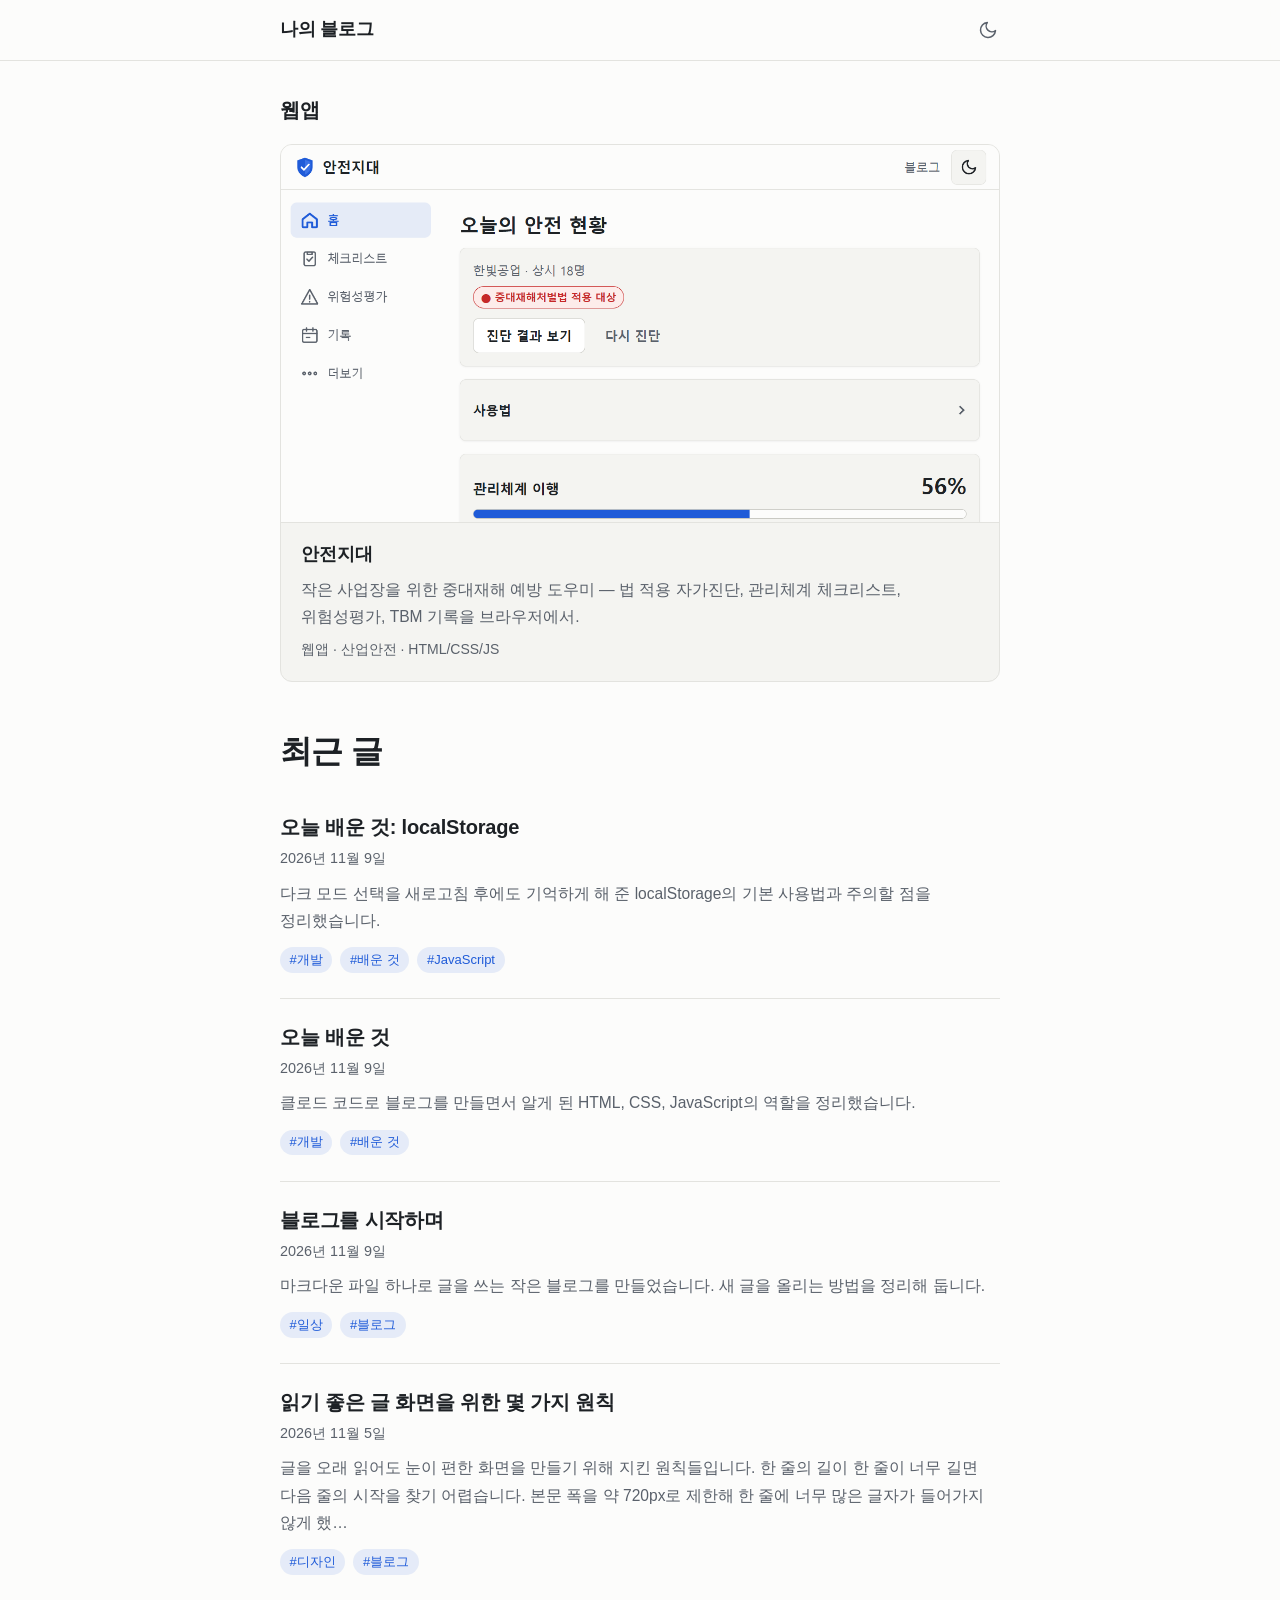
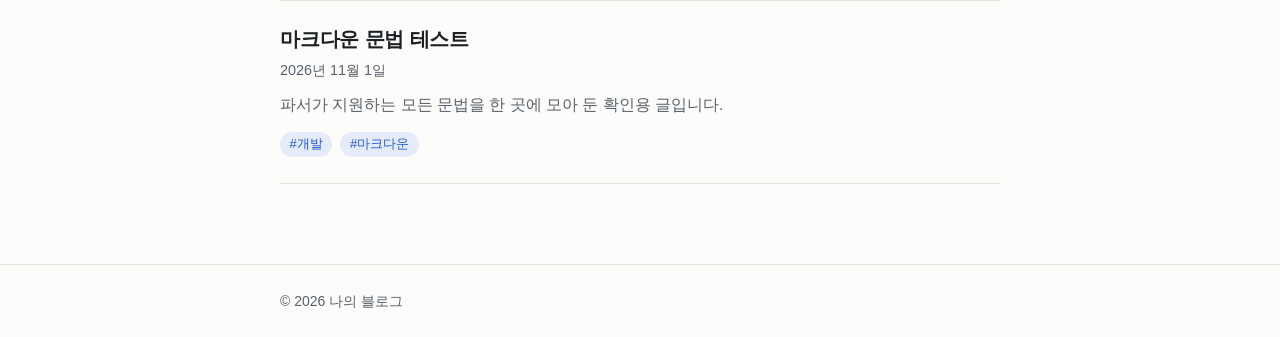
<file: index.html>
<!doctype html>
<html lang="ko">
<head>
  <meta charset="utf-8">
  <meta name="viewport" content="width=device-width, initial-scale=1">
  <meta name="color-scheme" content="light dark">
  <meta name="description" content="마크다운으로 쓰는 개인 블로그">
  <title>나의 블로그</title>
  <link rel="icon" href="data:,">
  <script>
    // 첫 화면이 그려지기 전에 테마를 정해야 밝은 화면이 번쩍이지 않는다
    (function () {
      var saved = null;
      try { saved = localStorage.getItem('theme'); } catch (e) {}
      var theme = saved === 'light' || saved === 'dark'
        ? saved
        : (window.matchMedia('(prefers-color-scheme: dark)').matches ? 'dark' : 'light');
      document.documentElement.setAttribute('data-theme', theme);
    })();
  </script>
  <link rel="stylesheet" href="css/tokens.css">
  <link rel="stylesheet" href="css/style.css">
  <script type="module" src="js/theme.js"></script>
  <script type="module" src="js/app.js"></script>
</head>
<body>
  <header class="site-header">
    <div class="container site-header-inner">
      <a class="site-title" href="#/">나의 블로그</a>
      <button id="theme-toggle" class="icon-button" type="button" aria-label="다크 모드로 전환">
        <svg class="icon icon-moon" viewBox="0 0 24 24" aria-hidden="true">
          <path d="M21 12.8A9 9 0 1 1 11.2 3a7 7 0 0 0 9.8 9.8z" />
        </svg>
        <svg class="icon icon-sun" viewBox="0 0 24 24" aria-hidden="true">
          <circle cx="12" cy="12" r="4.5" />
          <path d="M12 2v2M12 20v2M4.9 4.9l1.4 1.4M17.7 17.7l1.4 1.4M2 12h2M20 12h2M4.9 19.1l1.4-1.4M17.7 6.3l1.4-1.4" />
        </svg>
      </button>
    </div>
  </header>

  <section id="apps" class="container apps-section" aria-labelledby="apps-title" hidden>
    <h2 id="apps-title" class="apps-title">웹앱</h2>
    <ul class="app-list">
      <li class="app-card">
        <a class="app-card-link" href="apps/safety-zone/">
          <img class="app-card-image" src="apps/safety-zone/preview.png" width="1350" height="710" loading="lazy"
            alt="안전지대 앱 홈 화면: 중대재해처벌법 적용 여부와 관리체계 이행률 56%">
          <span class="app-card-body">
            <span class="app-card-name">안전지대</span>
            <span class="app-card-desc">작은 사업장을 위한 중대재해 예방 도우미 — 법 적용 자가진단, 관리체계 체크리스트, 위험성평가, TBM 기록을 브라우저에서.</span>
            <span class="app-card-meta">웹앱 · 산업안전 · HTML/CSS/JS</span>
          </span>
        </a>
      </li>
    </ul>
  </section>

  <main id="app" class="container" tabindex="-1">
    <p class="muted">불러오는 중…</p>
  </main>

  <footer class="site-footer">
    <div class="container">© 2026 나의 블로그</div>
  </footer>

  <noscript>
    <p class="container muted">이 블로그는 JavaScript가 켜져 있어야 볼 수 있습니다.</p>
  </noscript>
</body>
</html>
</file>
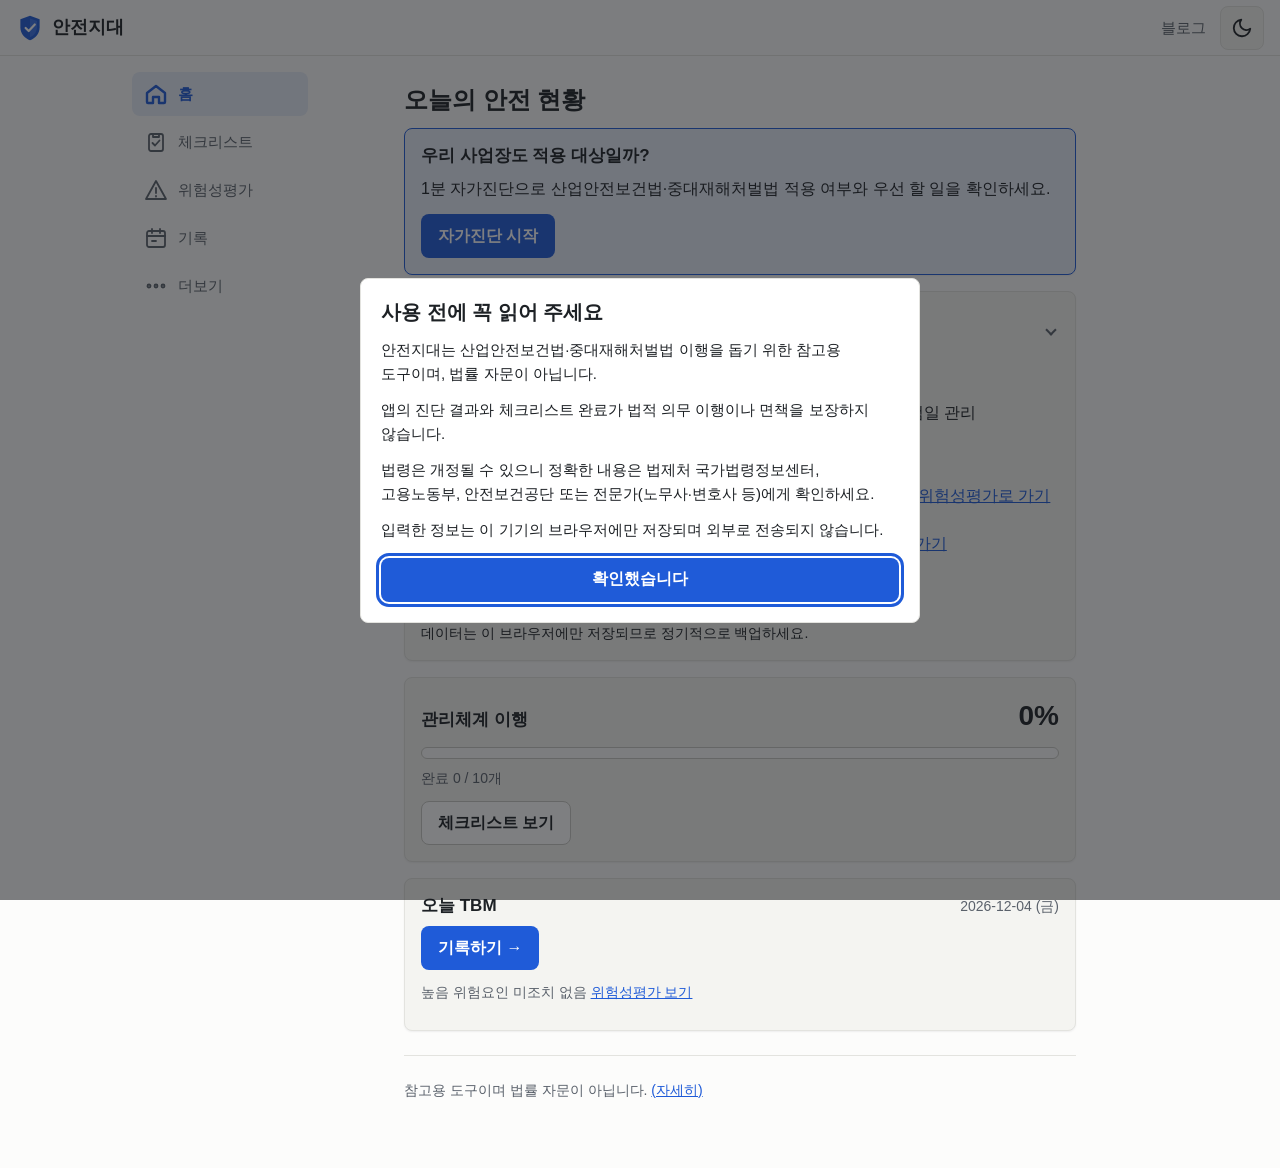
<file: apps/safety-zone/index.html>
<!doctype html>
<html lang="ko">
<head>
  <meta charset="utf-8">
  <meta name="viewport" content="width=device-width, initial-scale=1, viewport-fit=cover">
  <title>안전지대</title>
  <meta name="description" content="작은 사업장을 위한 중대재해 예방 도우미 — 자가진단, 관리체계 체크리스트, 위험성평가, TBM 기록을 브라우저에서.">
  <meta name="color-scheme" content="light dark">
  <link rel="icon" href="assets/icon.svg" type="image/svg+xml">
  <script>
    // 화면이 그려지기 전에 테마를 정해 깜빡임(FOUC)을 막습니다.
    (() => {
      // 앱 설정이 '기기 설정 따르기'면 블로그의 theme 키를 먼저 보고, 없으면 OS 설정을 따릅니다.
      let theme = 'system';
      try {
        const raw = localStorage.getItem('sz:settings');
        const parsed = raw ? JSON.parse(raw) : null;
        const saved = parsed && parsed.value && parsed.value.theme;
        if (saved === 'light' || saved === 'dark') theme = saved;
      } catch (e) {
        theme = 'system';
      }
      if (theme === 'system') {
        try {
          const blog = localStorage.getItem('theme');
          if (blog === 'light' || blog === 'dark') theme = blog;
        } catch (e) {
          theme = 'system';
        }
      }
      if (theme === 'system') {
        theme = window.matchMedia('(prefers-color-scheme: dark)').matches ? 'dark' : 'light';
      }
      document.documentElement.dataset.theme = theme;
    })();
  </script>
  <link rel="stylesheet" href="../../css/tokens.css">
  <link rel="stylesheet" href="css/app.css">
  <link rel="stylesheet" href="css/print.css" media="print">
  <script type="module" src="js/main.js"></script>
</head>
<body>
  <a class="skip-link" href="#view">본문으로 건너뛰기</a>

  <header class="app-header">
    <a class="brand" href="#/" aria-label="안전지대 홈">
      <img src="assets/icon.svg" alt="" width="28" height="28">
      <span>안전지대</span>
    </a>
    <div class="header-actions">
      <a class="header-link" href="../../">블로그</a>
      <button type="button" id="theme-toggle" class="icon-btn" aria-label="다크 모드로 전환">
        <svg class="icon-moon" viewBox="0 0 24 24" width="22" height="22" aria-hidden="true"><path d="M21 12.8A9 9 0 1 1 11.2 3a7 7 0 0 0 9.8 9.8z" fill="none" stroke="currentColor" stroke-width="2" stroke-linejoin="round"/></svg>
        <svg class="icon-sun" viewBox="0 0 24 24" width="22" height="22" aria-hidden="true"><circle cx="12" cy="12" r="4.5" fill="none" stroke="currentColor" stroke-width="2"/><path d="M12 2v2.5M12 19.5V22M2 12h2.5M19.5 12H22M4.9 4.9l1.8 1.8M17.3 17.3l1.8 1.8M4.9 19.1l1.8-1.8M17.3 6.7l1.8-1.8" stroke="currentColor" stroke-width="2" stroke-linecap="round"/></svg>
      </button>
    </div>
  </header>

  <div id="storage-banner" class="storage-banner" role="status" hidden>
    브라우저 저장소를 쓸 수 없어 입력한 내용이 저장되지 않습니다(임시 모드). 더보기에서 백업을 내려받으세요.
  </div>

  <div class="layout">
    <nav class="tabbar" aria-label="주요 메뉴">
      <a href="#/" data-tab="home">
        <svg viewBox="0 0 24 24" aria-hidden="true"><path d="M3 11l9-7 9 7v9a1 1 0 0 1-1 1h-5v-6H9v6H4a1 1 0 0 1-1-1z"/></svg>
        <span>홈</span>
      </a>
      <a href="#/duties" data-tab="duties">
        <svg viewBox="0 0 24 24" aria-hidden="true"><rect x="5" y="4" width="14" height="17" rx="2"/><path d="M9 4h6v3H9zM8.5 13l2.5 2.5 4.5-5"/></svg>
        <span>체크리스트</span>
      </a>
      <a href="#/risk" data-tab="risk">
        <svg viewBox="0 0 24 24" aria-hidden="true"><path d="M12 3l10 18H2zM12 10v5M12 18v.5"/></svg>
        <span>위험성평가</span>
      </a>
      <a href="#/log" data-tab="log">
        <svg viewBox="0 0 24 24" aria-hidden="true"><rect x="3" y="5" width="18" height="16" rx="2"/><path d="M3 10h18M8 3v4M16 3v4M8 15h4"/></svg>
        <span>기록</span>
      </a>
      <a href="#/more" data-tab="more">
        <svg viewBox="0 0 24 24" aria-hidden="true"><circle cx="5" cy="12" r="1.5"/><circle cx="12" cy="12" r="1.5"/><circle cx="19" cy="12" r="1.5"/></svg>
        <span>더보기</span>
      </a>
    </nav>

    <main id="view" class="view" tabindex="-1"></main>
  </div>

  <dialog id="disclaimer-dialog" class="dialog" aria-labelledby="disclaimer-title">
    <h2 id="disclaimer-title">사용 전에 꼭 읽어 주세요</h2>
    <div class="dialog-body"></div>
    <button type="button" class="btn btn-primary btn-block" data-accept>확인했습니다</button>
  </dialog>

  <div id="toast" class="toast" role="status" aria-live="polite"></div>
  <section id="print-area" class="print-area" aria-hidden="true"></section>
</body>
</html>
</file>
<file: css/tokens.css>
/* 블로그와 모든 웹앱이 공유하는 색상 팔레트. 웹앱은 ../../css/tokens.css로 불러온다. */
:root {
  color-scheme: light;
  --bg: #fcfcfb;
  --surface: #f4f4f1;
  --text: #1d2125;
  --text-muted: #5a616b;
  --border: #e3e3df;
  --accent: #1f5bd8;
  --accent-soft: rgb(31 91 216 / 0.1);
  --code-bg: #f2f2ee;
  --code-text: #23282e;
  --header-bg: rgb(252 252 251 / 0.86);
  --selection: rgb(31 91 216 / 0.18);

  --font-sans: "Pretendard", -apple-system, BlinkMacSystemFont, "Apple SD Gothic Neo", "Malgun Gothic", "Segoe UI", sans-serif;
  --font-mono: ui-monospace, "D2Coding", "SFMono-Regular", Consolas, "Liberation Mono", monospace;
  --radius: 8px;
}

[data-theme="dark"] {
  color-scheme: dark;
  --bg: #17191d;
  --surface: #1f2228;
  --text: #e3e5e9;
  --text-muted: #9aa1ac;
  --border: #2e323a;
  --accent: #7cafff;
  --accent-soft: rgb(124 175 255 / 0.14);
  --code-bg: #20242b;
  --code-text: #d7dce3;
  --header-bg: rgb(23 25 29 / 0.86);
  --selection: rgb(124 175 255 / 0.28);
}
</file>
<file: css/style.css>
/* ========== 테마 ========== */
/* 색상·글꼴·모서리 변수는 css/tokens.css에 있다. 여기에는 레이아웃 변수만 둔다. */
:root {
  --measure: 720px;
  --gutter: 16px;
  --header-height: 60px;
}

/* ========== 기본 ========== */
*,
*::before,
*::after {
  box-sizing: border-box;
}

html {
  -webkit-text-size-adjust: 100%;
  text-size-adjust: 100%;
}

body {
  margin: 0;
  min-height: 100vh;
  display: flex;
  flex-direction: column;
  background: var(--bg);
  color: var(--text);
  font-family: var(--font-sans);
  font-size: 1.0625rem;
  line-height: 1.75;
  word-break: keep-all;
  overflow-wrap: break-word;
  -webkit-font-smoothing: antialiased;
  transition: background-color 0.2s ease, color 0.2s ease;
}

::selection {
  background: var(--selection);
}

a {
  color: var(--accent);
  text-decoration: none;
}

a:hover {
  text-decoration: underline;
  text-underline-offset: 0.2em;
}

:focus-visible {
  outline: 2px solid var(--accent);
  outline-offset: 2px;
  border-radius: 4px;
}

main:focus {
  outline: none;
}

.container {
  width: 100%;
  max-width: calc(var(--measure) + var(--gutter) * 2);
  margin-inline: auto;
  padding-inline: var(--gutter);
}

.muted {
  margin: 0 0 1rem;
  color: var(--text-muted);
}

/* ========== 헤더 · 푸터 ========== */
.site-header {
  position: sticky;
  top: 0;
  z-index: 10;
  border-bottom: 1px solid var(--border);
  background: var(--header-bg);
  -webkit-backdrop-filter: saturate(180%) blur(10px);
  backdrop-filter: saturate(180%) blur(10px);
}

.site-header-inner {
  display: flex;
  align-items: center;
  justify-content: space-between;
  height: var(--header-height);
}

.site-title {
  display: inline-flex;
  align-items: center;
  min-height: 44px;
  color: var(--text);
  font-size: 1.125rem;
  font-weight: 700;
  letter-spacing: -0.01em;
}

.site-title:hover {
  color: var(--accent);
  text-decoration: none;
}

.icon-button {
  display: inline-grid;
  place-items: center;
  width: 44px;
  height: 44px;
  margin-right: -10px;
  padding: 0;
  border: 0;
  border-radius: 50%;
  background: transparent;
  color: var(--text-muted);
  cursor: pointer;
  transition: background-color 0.2s ease, color 0.2s ease;
}

.icon-button:hover {
  background: var(--surface);
  color: var(--text);
}

.icon {
  width: 20px;
  height: 20px;
  fill: none;
  stroke: currentColor;
  stroke-width: 1.8;
  stroke-linecap: round;
  stroke-linejoin: round;
}

.icon-sun,
[data-theme="dark"] .icon-moon {
  display: none;
}

[data-theme="dark"] .icon-sun {
  display: block;
}

main {
  flex: 1;
  padding-block: 2rem 4rem;
}

.site-footer {
  padding-block: 1.5rem;
  border-top: 1px solid var(--border);
  color: var(--text-muted);
  font-size: 0.875rem;
}

/* ========== 공통 ========== */
.view {
  animation: appear 0.25s ease;
}

@keyframes appear {
  from {
    opacity: 0;
    transform: translateY(4px);
  }
}

.page-title {
  margin: 0 0 0.25rem;
  font-size: 1.75rem;
  line-height: 1.35;
  letter-spacing: -0.02em;
}

.meta {
  margin: 0;
  color: var(--text-muted);
  font-size: 0.9rem;
}

.back-link {
  margin: 1rem 0 0;
}

.back-link a {
  display: inline-flex;
  align-items: center;
  min-height: 44px;
}

.tags {
  display: flex;
  flex-wrap: wrap;
  gap: 0 0.5rem;
  margin: 0.25rem 0 0;
  padding: 0;
  list-style: none;
}

/* 손가락으로 누르는 영역은 44px, 눈에 보이는 알약은 작게 */
.tag {
  display: inline-flex;
  align-items: center;
  min-height: 44px;
}

.tag span {
  padding: 0.15rem 0.6rem;
  border-radius: 999px;
  background: var(--accent-soft);
  color: var(--accent);
  font-size: 0.8125rem;
  line-height: 1.6;
}

.tag:hover {
  text-decoration: none;
}

.tag:hover span {
  background: var(--accent);
  color: var(--bg);
}

/* ========== 글 목록 ========== */
.post-list {
  margin: 1rem 0 0;
  padding: 0;
  list-style: none;
}

.post-card {
  position: relative;
  padding-block: 1.5rem 1rem;
  border-bottom: 1px solid var(--border);
}

.post-card-title {
  margin: 0;
  font-size: 1.25rem;
  line-height: 1.45;
  letter-spacing: -0.01em;
}

.post-card-title a {
  color: var(--text);
}

/* 카드 어디를 눌러도 글로 가도록 링크 영역을 카드 전체로 넓힌다 */
.post-card-title a::after {
  content: "";
  position: absolute;
  inset: 0;
}

.post-card:hover .post-card-title a {
  color: var(--accent);
  text-decoration: none;
}

.post-card .meta {
  margin-top: 0.25rem;
}

.post-card-summary {
  margin: 0.5rem 0 0;
  color: var(--text-muted);
  font-size: 0.975rem;
}

.post-card .tags {
  position: relative;
  z-index: 1;
}

/* ========== 웹앱 카드 ========== */
.apps-section {
  padding-top: 2rem;
}

.apps-section[hidden] {
  display: none;
}

.apps-title {
  margin: 0 0 1rem;
  font-size: 1.25rem;
}

.app-list {
  display: grid;
  gap: 1rem;
  margin: 0;
  padding: 0;
  list-style: none;
}

.app-card-link {
  display: block;
  overflow: hidden;
  border: 1px solid var(--border);
  border-radius: 12px;
  background: var(--surface);
  color: var(--text);
  text-decoration: none;
  transition: border-color 0.15s ease;
}

.app-card-link:hover {
  border-color: var(--accent);
  text-decoration: none;
}

.app-card-image {
  display: block;
  width: 100%;
  height: auto;
  aspect-ratio: 1350 / 710;
  object-fit: cover;
  object-position: top left;
  border-bottom: 1px solid var(--border);
}

.app-card-body {
  display: grid;
  gap: 0.375rem;
  padding: 1rem 1.25rem 1.25rem;
}

.app-card-name {
  font-size: 1.125rem;
  font-weight: 700;
}

.app-card-link:hover .app-card-name {
  color: var(--accent);
}

.app-card-desc {
  color: var(--text-muted);
  font-size: 0.975rem;
}

.app-card-meta {
  color: var(--text-muted);
  font-size: 0.875rem;
}

/* ========== 글 상세 ========== */
.post-header {
  margin-bottom: 2.5rem;
  padding-bottom: 1.25rem;
  border-bottom: 1px solid var(--border);
}

.post-title {
  margin: 0 0 0.5rem;
  font-size: clamp(1.75rem, 1.35rem + 1.6vw, 2.375rem);
  line-height: 1.3;
  letter-spacing: -0.025em;
}

.post-footer {
  margin-top: 4rem;
  padding-top: 1.5rem;
  border-top: 1px solid var(--border);
}

.neighbors {
  display: grid;
  gap: 0.75rem;
}

.neighbors a {
  display: flex;
  flex-direction: column;
  padding: 0.875rem 1rem;
  border: 1px solid var(--border);
  border-radius: var(--radius);
  color: var(--text);
  transition: border-color 0.2s ease, background-color 0.2s ease;
}

.neighbors a:hover {
  border-color: var(--accent);
  background: var(--accent-soft);
  text-decoration: none;
}

.neighbors .next {
  text-align: right;
}

.neighbor-label {
  color: var(--text-muted);
  font-size: 0.8125rem;
}

.neighbor-title {
  font-weight: 600;
}

/* ========== 본문 (마크다운) ========== */
.prose > :first-child {
  margin-top: 0;
}

.prose :is(h1, h2, h3, h4, h5, h6) {
  margin: 2.4em 0 0.8em;
  line-height: 1.4;
  letter-spacing: -0.015em;
  scroll-margin-top: calc(var(--header-height) + 16px);
}

.prose h1 { font-size: 1.75rem; }
.prose h2 { font-size: 1.5rem; }
.prose h3 { font-size: 1.25rem; }
.prose h4 { font-size: 1.0625rem; }
.prose :is(h5, h6) { font-size: 1rem; color: var(--text-muted); }

.prose :is(p, ul, ol, blockquote, pre, .table-wrap) {
  margin: 0 0 1.4em;
}

.prose a {
  text-decoration: underline;
  text-decoration-color: color-mix(in srgb, var(--accent) 40%, transparent);
  text-underline-offset: 0.2em;
}

.prose a:hover {
  text-decoration-color: var(--accent);
}

.prose :is(ul, ol) {
  padding-left: 1.5em;
}

.prose li {
  margin-block: 0.3em;
}

.prose li > :is(ul, ol) {
  margin-block: 0.3em 0;
}

.prose li.task {
  margin-left: -1.4em;
  list-style: none;
}

.prose li.task input {
  margin: 0 0.4em 0 0;
  vertical-align: -0.1em;
  accent-color: var(--accent);
}

.prose blockquote {
  margin-inline: 0;
  padding: 0.25em 0 0.25em 1.1em;
  border-left: 3px solid var(--accent);
  color: var(--text-muted);
}

.prose blockquote > :last-child {
  margin-bottom: 0;
}

.prose code {
  padding: 0.15em 0.4em;
  border-radius: 4px;
  background: var(--code-bg);
  color: var(--code-text);
  font-family: var(--font-mono);
  font-size: 0.875em;
  word-break: break-word;
}

.prose pre {
  overflow-x: auto;
  padding: 1rem 1.125rem;
  border: 1px solid var(--border);
  border-radius: var(--radius);
  background: var(--code-bg);
  line-height: 1.6;
}

.prose pre code {
  padding: 0;
  background: none;
  font-size: 0.875rem;
  white-space: pre;
  word-break: normal;
}

.prose img {
  display: block;
  max-width: 100%;
  height: auto;
  margin-inline: auto;
  border-radius: var(--radius);
}

.prose hr {
  height: 1px;
  margin: 3em 0;
  border: 0;
  background: var(--border);
}

.table-wrap {
  overflow-x: auto;
}

.prose table {
  width: 100%;
  border-collapse: collapse;
  font-size: 0.95rem;
  word-break: normal;
}

.prose :is(th, td) {
  padding: 0.6em 0.8em;
  border-bottom: 1px solid var(--border);
  text-align: left;
  white-space: nowrap;
}

.prose th {
  border-bottom-width: 2px;
  font-weight: 600;
}

.prose tbody tr:hover {
  background: var(--surface);
}

/* ========== 넓은 화면 ========== */
@media (min-width: 640px) {
  :root {
    --gutter: 24px;
  }

  main {
    padding-block: 3rem 5rem;
  }

  .page-title {
    font-size: 2rem;
  }

  .neighbors {
    grid-template-columns: 1fr 1fr;
  }
}

/* ========== 움직임 줄이기 ========== */
@media (prefers-reduced-motion: reduce) {
  *,
  *::before,
  *::after {
    animation: none !important;
    transition: none !important;
    scroll-behavior: auto !important;
  }
}
</file>
<file: apps/safety-zone/css/app.css>
/* ========== 테마 변수 ========== */
/* 공통 팔레트(bg, surface, text, text-muted, border, accent, accent-soft, code-bg, radius, 글꼴, color-scheme)는
   블로그의 ../../css/tokens.css에서 옵니다. 여기에는 앱 전용 변수만 둡니다. */
:root {
  --surface-strong: #ffffff;
  --border-strong: #c9c9c3;
  --accent-hover: #1a4db8;
  --on-accent: #ffffff;
  --warn: #8a5a00;
  --warn-bg: #fff4cc;
  --danger: #c62828;
  --danger-bg: #fdecea;
  /* 완료 상태색: 강조색(파랑)과 구분되는 초록 */
  --ok: #1e6b43;
  --ok-bg: #e6f4ec;
  --info-bg: #eaf1f8;
  --info: #1d4f7a;
  --focus: var(--accent);
  --overlay: rgba(20, 22, 26, 0.55);
  --shadow: 0 1px 2px rgba(20, 22, 26, 0.06);
  --tabbar-h: 60px;
  --header-h: 56px;
  --font: var(--font-sans);
}

[data-theme="dark"] {
  --surface-strong: #262a31;
  --border-strong: #464b55;
  --accent-hover: #a3c6ff;
  --on-accent: #0e1a2e;
  --warn: #ffd54a;
  --warn-bg: #3a3112;
  --danger: #ff8a80;
  --danger-bg: #3b1f1f;
  --ok: #6fd39e;
  --ok-bg: #173a29;
  --info-bg: #1b2a3a;
  --info: #9cc8f0;
  --overlay: rgba(0, 0, 0, 0.65);
  --shadow: none;
}

/* ========== 기본 ========== */
*,
*::before,
*::after {
  box-sizing: border-box;
}

html {
  -webkit-text-size-adjust: 100%;
}

body {
  margin: 0;
  background: var(--bg);
  color: var(--text);
  font-family: var(--font);
  font-size: 1rem;
  line-height: 1.6;
  word-break: keep-all;
  overflow-wrap: anywhere;
}

a {
  color: var(--accent);
}

img,
svg {
  max-width: 100%;
}

h1,
h2,
h3 {
  line-height: 1.35;
}

p {
  margin: 0 0 0.75rem;
}

:focus-visible {
  outline: 3px solid var(--focus);
  outline-offset: 2px;
}

.sr-only {
  position: absolute;
  width: 1px;
  height: 1px;
  padding: 0;
  margin: -1px;
  overflow: hidden;
  clip: rect(0, 0, 0, 0);
  white-space: nowrap;
  border: 0;
}

.skip-link {
  position: absolute;
  left: 8px;
  top: -60px;
  z-index: 100;
  padding: 10px 14px;
  background: var(--accent);
  color: var(--on-accent);
  border-radius: var(--radius);
}

.skip-link:focus {
  top: 8px;
}

.muted {
  color: var(--text-muted);
}

.small {
  font-size: 0.875rem;
}

.center {
  text-align: center;
}

/* ========== 헤더 ========== */
.app-header {
  position: sticky;
  top: 0;
  z-index: 20;
  display: flex;
  align-items: center;
  justify-content: space-between;
  gap: 8px;
  min-height: var(--header-h);
  padding: 0 max(16px, env(safe-area-inset-right)) 0 max(16px, env(safe-area-inset-left));
  background: var(--bg);
  border-bottom: 1px solid var(--border);
}

.brand {
  display: inline-flex;
  align-items: center;
  gap: 8px;
  min-height: 44px;
  color: var(--text);
  font-weight: 700;
  font-size: 1.125rem;
  text-decoration: none;
}

.header-actions {
  display: flex;
  align-items: center;
  gap: 4px;
}

.header-link {
  display: inline-flex;
  align-items: center;
  min-height: 44px;
  padding: 0 10px;
  color: var(--text-muted);
  font-size: 0.9375rem;
  text-decoration: none;
}

.header-link:hover {
  color: var(--text);
}

.icon-btn {
  display: inline-grid;
  place-items: center;
  width: 44px;
  height: 44px;
  padding: 0;
  border: 1px solid var(--border);
  border-radius: var(--radius);
  background: var(--surface);
  color: var(--text);
  cursor: pointer;
}

.icon-sun {
  display: none;
}

[data-theme="dark"] .icon-sun {
  display: block;
}

[data-theme="dark"] .icon-moon {
  display: none;
}

.storage-banner {
  padding: 10px 16px;
  background: var(--warn-bg);
  color: var(--warn);
  font-size: 0.9375rem;
  border-bottom: 1px solid var(--border);
}

/* ========== 레이아웃·탭 바 ========== */
.view {
  width: 100%;
  max-width: 720px;
  margin: 0 auto;
  padding: 16px max(16px, env(safe-area-inset-right)) calc(var(--tabbar-h) + 32px + env(safe-area-inset-bottom)) max(16px, env(safe-area-inset-left));
  animation: view-in 160ms ease-out;
}

.view:focus {
  outline: none;
}

@keyframes view-in {
  from {
    opacity: 0;
    transform: translateY(4px);
  }

  to {
    opacity: 1;
    transform: none;
  }
}

.tabbar {
  position: fixed;
  left: 0;
  right: 0;
  bottom: 0;
  z-index: 20;
  display: grid;
  grid-template-columns: repeat(5, 1fr);
  padding-bottom: env(safe-area-inset-bottom);
  background: var(--surface-strong);
  border-top: 1px solid var(--border);
}

.tabbar a {
  display: flex;
  flex-direction: column;
  align-items: center;
  justify-content: center;
  gap: 2px;
  min-width: 44px;
  min-height: var(--tabbar-h);
  padding: 6px 2px;
  color: var(--text-muted);
  font-size: 0.75rem;
  text-decoration: none;
  white-space: nowrap;
}

.tabbar svg {
  width: 24px;
  height: 24px;
  fill: none;
  stroke: currentColor;
  stroke-width: 1.8;
  stroke-linecap: round;
  stroke-linejoin: round;
}

.tabbar a[aria-current="page"] {
  color: var(--accent);
  font-weight: 700;
}

.tabbar a[aria-current="page"] svg {
  stroke-width: 2.4;
}

/* ========== 화면 제목 ========== */
.page-head {
  margin: 4px 0 12px;
}

.back-link {
  display: inline-flex;
  align-items: center;
  min-height: 44px;
  padding-right: 12px;
  color: var(--text-muted);
  text-decoration: none;
}

.page-title {
  margin: 0;
  font-size: 1.5rem;
}

.page-title:focus {
  outline: none;
}

.page-title:focus-visible {
  outline: 3px solid var(--focus);
}

.lead {
  font-size: 1.0625rem;
}

.section-title {
  margin: 24px 0 8px;
  font-size: 1.125rem;
}

.sub-title {
  margin: 20px 0 8px;
  font-size: 1rem;
}

/* ========== 카드 ========== */
.card {
  margin: 0 0 16px;
  padding: 16px;
  background: var(--surface);
  border: 1px solid var(--border);
  border-radius: var(--radius);
  box-shadow: var(--shadow);
}

.card-accent {
  border-color: var(--accent);
  background: var(--accent-soft);
}

.card-title {
  margin: 0 0 8px;
  font-size: 1.0625rem;
  font-weight: 700;
}

.card > :last-child {
  margin-bottom: 0;
}

.stat-row {
  display: flex;
  align-items: baseline;
  justify-content: space-between;
  gap: 8px;
  margin-bottom: 8px;
}

.stat-row .card-title {
  margin: 0;
}

.stat-label {
  margin: 0 0 6px;
  color: var(--text-muted);
  font-size: 0.9375rem;
}

.stat-value {
  font-size: 1.75rem;
  font-weight: 800;
  font-variant-numeric: tabular-nums;
}

.card-list {
  margin: 0 0 16px;
  padding: 0;
  list-style: none;
}

.card-list li + li {
  margin-top: 8px;
}

.list-card {
  display: flex;
  align-items: center;
  gap: 12px;
  min-height: 56px;
  padding: 12px 14px;
  background: var(--surface);
  border: 1px solid var(--border);
  border-radius: var(--radius);
  color: var(--text);
  text-decoration: none;
}

.list-card:hover {
  border-color: var(--border-strong);
}

.duty-no {
  display: inline-grid;
  place-items: center;
  flex: none;
  width: 28px;
  height: 28px;
  border-radius: 50%;
  background: var(--bg);
  border: 1px solid var(--border);
  font-weight: 700;
  font-size: 0.875rem;
}

.duty-main {
  display: flex;
  flex-direction: column;
  flex: 1;
  min-width: 0;
}

.duty-title {
  font-weight: 600;
}

.duty-meta {
  color: var(--text-muted);
  font-size: 0.875rem;
}

.empty {
  padding: 24px 16px;
  text-align: center;
  color: var(--text-muted);
  border: 1px dashed var(--border-strong);
  border-radius: var(--radius);
  margin-bottom: 16px;
}

/* ========== 배지·알림 ========== */
.badge {
  display: inline-flex;
  align-items: center;
  gap: 4px;
  flex: none;
  padding: 3px 9px;
  border-radius: 999px;
  border: 1px solid transparent;
  font-size: 0.8125rem;
  font-weight: 700;
  white-space: nowrap;
}

.badge-ok {
  background: var(--ok-bg);
  color: var(--ok);
  border-color: var(--ok);
}

.badge-warn {
  background: var(--warn-bg);
  color: var(--warn);
  border-color: var(--warn);
}

.badge-danger {
  background: var(--danger-bg);
  color: var(--danger);
  border-color: var(--danger);
}

.badge-muted {
  background: var(--bg);
  color: var(--text-muted);
  border-color: var(--border-strong);
}

.alert {
  margin: 8px 0 12px;
  padding: 10px 12px;
  border-radius: var(--radius);
  border-left: 4px solid currentColor;
  font-size: 0.9375rem;
}

.alert-danger {
  background: var(--danger-bg);
  color: var(--danger);
}

.alert-warn {
  background: var(--warn-bg);
  color: var(--warn);
}

.alert-info {
  background: var(--info-bg);
  color: var(--info);
}

.alert a {
  color: inherit;
  font-weight: 700;
}

/* ========== 진척률 ========== */
.progress {
  height: 12px;
  margin: 4px 0 8px;
  background: var(--bg);
  border: 1px solid var(--border-strong);
  border-radius: 999px;
  overflow: hidden;
}

.progress-fill {
  display: block;
  height: 100%;
  background: var(--accent);
  transition: width 200ms ease;
}

/* ========== 버튼 ========== */
.btn {
  display: inline-flex;
  align-items: center;
  justify-content: center;
  gap: 6px;
  min-height: 44px;
  min-width: 44px;
  padding: 10px 16px;
  border: 1px solid transparent;
  border-radius: var(--radius);
  font: inherit;
  font-weight: 600;
  line-height: 1.3;
  text-align: center;
  text-decoration: none;
  cursor: pointer;
}

.btn-primary {
  background: var(--accent);
  color: var(--on-accent);
}

.btn-primary:hover {
  background: var(--accent-hover);
}

.btn-secondary {
  background: var(--surface-strong);
  color: var(--text);
  border-color: var(--border-strong);
}

.btn-ghost {
  background: transparent;
  color: var(--text-muted);
  border-color: transparent;
}

.btn-ghost:hover {
  color: var(--text);
  background: var(--surface);
}

.btn-danger {
  background: var(--danger-bg);
  color: var(--danger);
  border-color: var(--danger);
}

.btn-block {
  display: flex;
  width: 100%;
}

.btn-row {
  display: flex;
  flex-wrap: wrap;
  gap: 8px;
  margin: 12px 0;
}

.btn-row.align-center {
  align-items: center;
}

.touch-link {
  display: inline-flex;
  align-items: center;
  min-height: 44px;
}

.danger-zone {
  margin: 24px 0 16px;
  padding-top: 16px;
  border-top: 1px solid var(--border);
}

/* ========== 폼 ========== */
.form-card > * + * {
  margin-top: 4px;
}

.field {
  margin: 0 0 14px;
  min-width: 0;
}

.field-label {
  display: block;
  margin-bottom: 6px;
  font-weight: 600;
  font-size: 0.9375rem;
}

.optional {
  color: var(--text-muted);
  font-weight: 400;
}

.field-hint {
  margin: 4px 0 0;
  color: var(--text-muted);
  font-size: 0.8125rem;
}

input[type="text"],
input[type="number"],
input[type="date"],
select,
textarea {
  display: block;
  width: 100%;
  min-height: 44px;
  padding: 10px 12px;
  background: var(--surface-strong);
  color: var(--text);
  border: 1px solid var(--border-strong);
  border-radius: var(--radius);
  font: inherit;
}

textarea {
  resize: vertical;
}

.field-row {
  display: grid;
  gap: 0 12px;
}

.inline-form {
  display: flex;
  align-items: flex-end;
  gap: 8px;
  margin-bottom: 14px;
}

.inline-form .field {
  flex: 1;
  margin: 0;
}

.choice-group {
  margin: 0 0 14px;
  padding: 0;
  border: 0;
  min-width: 0;
}

.choice-group legend {
  padding: 0;
}

.choice-options {
  display: grid;
  gap: 8px;
}

.choice-grid .choice-options {
  grid-template-columns: repeat(2, minmax(0, 1fr));
}

.choice-segmented .choice-options {
  grid-template-columns: repeat(3, minmax(0, 1fr));
}

.choice {
  position: relative;
  display: flex;
  align-items: center;
  gap: 10px;
  min-height: 44px;
  padding: 8px 12px;
  background: var(--surface-strong);
  border: 1px solid var(--border-strong);
  border-radius: var(--radius);
  cursor: pointer;
}

.choice input {
  flex: none;
  width: 20px;
  height: 20px;
  margin: 0;
  accent-color: var(--accent);
}

.choice-body {
  display: flex;
  flex-direction: column;
  min-width: 0;
}

.choice-desc {
  color: var(--text-muted);
  font-size: 0.8125rem;
}

.choice:has(input:checked) {
  border-color: var(--accent);
  background: var(--accent-soft);
}

/* 반투명 accent-soft 위에서는 다크 모드 보조 글자 대비가 4.5:1에 못 미쳐 본문색을 씁니다. */
.choice:has(input:checked) .choice-desc {
  color: var(--text);
}

.choice:has(input:focus-visible) {
  outline: 3px solid var(--focus);
  outline-offset: 2px;
}

/* 빈도·강도 선택은 큰 숫자 버튼처럼 보이게 합니다. */
.choice-segmented .choice {
  flex-direction: column;
  justify-content: center;
  gap: 0;
  padding: 6px 4px;
  text-align: center;
}

.choice-segmented .choice input {
  position: absolute;
  opacity: 0;
  pointer-events: none;
}

.choice-segmented .choice-label {
  font-size: 1.25rem;
  font-weight: 800;
}

.choice-segmented .choice-body {
  align-items: center;
}

.check-line {
  display: flex;
  align-items: center;
  gap: 10px;
  min-height: 44px;
  margin: 8px 0;
  font-weight: 600;
  cursor: pointer;
}

.check-line input {
  width: 22px;
  height: 22px;
  accent-color: var(--accent);
}

.info-list {
  display: grid;
  grid-template-columns: auto 1fr;
  gap: 4px 12px;
  margin: 0 0 16px;
  font-size: 0.9375rem;
}

.info-list dt {
  color: var(--text-muted);
}

.info-list dd {
  margin: 0;
}

.due-output {
  min-height: 1.6em;
  font-weight: 600;
}

/* ========== 위험성평가 ========== */
.guide summary,
.examples summary,
details.form-card summary {
  min-height: 44px;
  display: flex;
  align-items: center;
  font-weight: 600;
  cursor: pointer;
  list-style: none;
}

/* 기본 삼각형 마커는 숨기고 아래 셰브론 하나만 보이게 합니다. */
.guide summary::-webkit-details-marker,
.examples summary::-webkit-details-marker,
details.form-card summary::-webkit-details-marker {
  display: none;
}

.guide summary::marker,
.examples summary::marker,
details.form-card summary::marker {
  content: "";
}

/* 펼침 표시(장식): 테두리로 그린 셰브론. 접힘 ▸, 펼침 ▾ */
.guide summary::after,
.examples summary::after,
details.form-card summary::after {
  content: "";
  flex: none;
  width: 0.5em;
  height: 0.5em;
  margin-left: auto;
  margin-right: 4px;
  border-right: 2px solid var(--text-muted);
  border-bottom: 2px solid var(--text-muted);
  transform: rotate(-45deg);
  transition: transform 0.2s ease;
}

.guide[open] > summary::after,
.examples[open] > summary::after,
details.form-card[open] > summary::after {
  transform: rotate(45deg);
}

@media (prefers-reduced-motion: reduce) {
  .guide summary::after,
  .examples summary::after,
  details.form-card summary::after {
    transition: none;
  }
}

.table-wrap {
  overflow-x: auto;
  margin: 8px 0;
}

.matrix {
  border-collapse: collapse;
  min-width: 100%;
  font-size: 0.875rem;
}

.matrix th,
.matrix td {
  padding: 8px;
  border: 1px solid var(--border-strong);
  text-align: center;
  white-space: nowrap;
}

.cell-ok {
  background: var(--ok-bg);
  color: var(--ok);
  font-weight: 700;
}

.cell-warn {
  background: var(--warn-bg);
  color: var(--warn);
  font-weight: 700;
}

.cell-danger {
  background: var(--danger-bg);
  color: var(--danger);
  font-weight: 700;
}

.row-head {
  display: flex;
  align-items: center;
  justify-content: space-between;
  gap: 8px;
  margin-bottom: 8px;
}

.row-head .card-title {
  margin: 0;
}

.score-line {
  margin: 0 0 14px;
}

.score-line .badge {
  font-size: 0.9375rem;
  padding: 6px 12px;
}

.after-box {
  margin-top: 8px;
  padding: 12px;
  border: 1px dashed var(--border-strong);
  border-radius: var(--radius);
}

.examples {
  margin: -6px 0 14px;
}

.chips {
  display: flex;
  flex-wrap: wrap;
  gap: 8px;
  margin: 8px 0;
  padding: 0;
  list-style: none;
}

.chip {
  display: inline-flex;
  align-items: center;
  gap: 4px;
  min-height: 44px;
  padding: 6px 12px;
  background: var(--surface-strong);
  color: var(--text);
  border: 1px solid var(--border-strong);
  border-radius: 999px;
  font: inherit;
  font-size: 0.875rem;
  text-align: left;
  cursor: pointer;
}

.chip-static {
  cursor: default;
  padding-top: 0;
  padding-bottom: 0;
  padding-right: 0;
}

.chip-remove {
  display: inline-grid;
  place-items: center;
  width: 44px;
  height: 44px;
  padding: 0;
  border: 0;
  background: transparent;
  color: var(--text-muted);
  font-size: 1.25rem;
  cursor: pointer;
}

.pick-list {
  margin: 8px 0;
  padding: 0;
  list-style: none;
}

.pick-list li + li {
  margin-top: 6px;
}

.pick-item {
  display: flex;
  flex-direction: column;
  align-items: flex-start;
  width: 100%;
  min-height: 44px;
  padding: 8px 12px;
  background: var(--surface-strong);
  color: var(--text);
  border: 1px solid var(--border-strong);
  border-radius: var(--radius);
  font: inherit;
  text-align: left;
  cursor: pointer;
}

/* ========== 자가진단 결과 ========== */
.result-block {
  padding: 12px 0;
  border-top: 1px solid var(--border);
}

.result-title {
  display: flex;
  flex-wrap: wrap;
  align-items: center;
  gap: 8px;
  margin: 0 0 8px;
  font-size: 1.0625rem;
}

.plain-list {
  margin: 0 0 8px;
  padding-left: 1.25rem;
}

.plain-list li + li {
  margin-top: 4px;
}

.disclaimer-box {
  margin: 0 0 16px;
  padding: 12px 14px;
  background: var(--warn-bg);
  color: var(--text);
  border: 1px solid var(--warn);
  border-radius: var(--radius);
  font-size: 0.875rem;
}

.disclaimer-box p:last-child {
  margin: 0;
}

.disclaimer-note {
  margin: 24px 0 8px;
  padding-top: 12px;
  border-top: 1px solid var(--border);
  color: var(--text-muted);
  font-size: 0.875rem;
}

.disclaimer-note a {
  display: inline-flex;
  align-items: center;
  min-height: 44px;
}

/* ========== 더보기 ========== */
.more-section {
  scroll-margin-top: calc(var(--header-h) + 8px);
}

.template-list {
  margin: 0 0 12px;
  padding: 0;
  list-style: none;
}

.template-row {
  display: flex;
  gap: 8px;
  align-items: center;
}

.template-row + .template-row {
  margin-top: 8px;
}

.template-row input {
  flex: 1;
}

/* ========== 모달·토스트 ========== */
.dialog {
  width: min(560px, calc(100vw - 32px));
  max-height: calc(100vh - 32px);
  overflow-y: auto;
  padding: 20px;
  background: var(--surface-strong);
  color: var(--text);
  border: 1px solid var(--border);
  border-radius: var(--radius);
}

.dialog::backdrop {
  background: var(--overlay);
}

.dialog h2 {
  margin: 0 0 12px;
  font-size: 1.25rem;
}

.dialog-body {
  margin-bottom: 16px;
  font-size: 0.9375rem;
}

.toast {
  position: fixed;
  left: 50%;
  bottom: calc(var(--tabbar-h) + 16px + env(safe-area-inset-bottom));
  z-index: 50;
  max-width: calc(100vw - 32px);
  padding: 10px 16px;
  background: var(--text);
  color: var(--bg);
  border-radius: var(--radius);
  font-size: 0.9375rem;
  opacity: 0;
  pointer-events: none;
  transform: translate(-50%, 8px);
  transition: opacity 160ms ease, transform 160ms ease;
}

.toast.show {
  opacity: 1;
  transform: translate(-50%, 0);
}

.print-area {
  display: none;
}

/* ========== 넓은 화면 ========== */
@media (min-width: 560px) {
  .field-row {
    grid-template-columns: repeat(2, minmax(0, 1fr));
  }
}

@media (min-width: 768px) {
  .layout {
    display: grid;
    grid-template-columns: 200px minmax(0, 1fr);
    max-width: 1040px;
    margin: 0 auto;
  }

  .tabbar {
    position: sticky;
    top: var(--header-h);
    align-self: start;
    display: flex;
    flex-direction: column;
    gap: 4px;
    padding: 16px 12px;
    background: transparent;
    border-top: 0;
  }

  .tabbar a {
    flex-direction: row;
    justify-content: flex-start;
    gap: 10px;
    min-height: 44px;
    padding: 8px 12px;
    border-radius: var(--radius);
    font-size: 0.9375rem;
  }

  .tabbar a[aria-current="page"] {
    background: var(--accent-soft);
  }

  .view {
    padding: 24px 24px 48px;
  }

  .toast {
    bottom: 24px;
  }

  .choice-list .choice-options {
    grid-template-columns: repeat(2, minmax(0, 1fr));
  }
}

/* ========== 움직임 줄이기 ========== */
@media (prefers-reduced-motion: reduce) {
  *,
  *::before,
  *::after {
    animation: none !important;
    transition: none !important;
    scroll-behavior: auto !important;
  }
}
</file>
<file: apps/safety-zone/css/print.css>
/* 인쇄 규칙
   - 앱의 '인쇄' 버튼(body.printing-report): #print-area의 표 문서만 인쇄합니다.
   - 브라우저 메뉴(Ctrl+P)로 직접 인쇄: 현재 화면을 인쇄하되 탭 바·버튼 같은 UI만 숨깁니다. */
/* 인쇄는 테마와 상관없이 흰 종이 기준 색을 씁니다. 화면용 변수도 라이트 값으로 되돌립니다. */
:root,
[data-theme="dark"] {
  --bg: #ffffff;
  --surface: #ffffff;
  --surface-strong: #ffffff;
  --text: #000000;
  --text-muted: #333333;
  --border: #bbbbbb;
  --border-strong: #888888;
  --accent: #1f5bd8;
  --on-accent: #ffffff;
  --accent-soft: #e8eefb;
  --warn: #8a5a00;
  --warn-bg: #fff4cc;
  --danger: #c62828;
  --danger-bg: #fdecea;
  --ok: #1e6b43;
  --ok-bg: #e6f4ec;
  --info-bg: #eaf1f8;
  --info: #1d4f7a;
  --shadow: none;
  --print-bg: #ffffff;
  --print-text: #000000;
  --print-muted: #333333;
  --print-line: #555555;
  --print-head-bg: #eeeeee;
}

@page {
  size: A4 landscape;
  margin: 12mm;
}

html,
body {
  background: var(--print-bg) !important;
  color: var(--print-text) !important;
}

/* 직접 인쇄할 때 숨길 UI */
.skip-link,
.tabbar,
.header-actions,
.storage-banner,
.toast,
.dialog,
.print-area,
.danger-zone,
.btn,
.chip-remove,
.back-link {
  display: none !important;
}

.layout {
  display: block !important;
}

.app-header {
  position: static !important;
}

.view {
  max-width: none !important;
  padding: 0 !important;
  animation: none !important;
}

/* 앱 버튼으로 인쇄할 때는 표 문서만 */
body.printing-report > *:not(#print-area) {
  display: none !important;
}

body.printing-report #print-area {
  display: block !important;
}

#print-area {
  font-family: "Pretendard", -apple-system, BlinkMacSystemFont, "Apple SD Gothic Neo", "Malgun Gothic", sans-serif;
  font-size: 9.5pt;
  line-height: 1.45;
  word-break: keep-all;
}

.print-header h1 {
  margin: 0 0 4px;
  font-size: 15pt;
}

.print-header p {
  margin: 0 0 10px;
  color: var(--print-muted);
}

.print-table {
  width: 100%;
  border-collapse: collapse;
}

.print-table thead {
  display: table-header-group;
}

.print-table th,
.print-table td {
  padding: 4px 6px;
  border: 1px solid var(--print-line);
  vertical-align: top;
  text-align: left;
  white-space: pre-wrap;
}

.print-table th {
  background: var(--print-head-bg);
  -webkit-print-color-adjust: exact;
  print-color-adjust: exact;
}

.print-table tr {
  break-inside: avoid;
}

.print-footer {
  margin-top: 12px;
  padding-top: 6px;
  border-top: 1px solid var(--print-line);
  font-size: 8.5pt;
  color: var(--print-muted);
}
</file>
